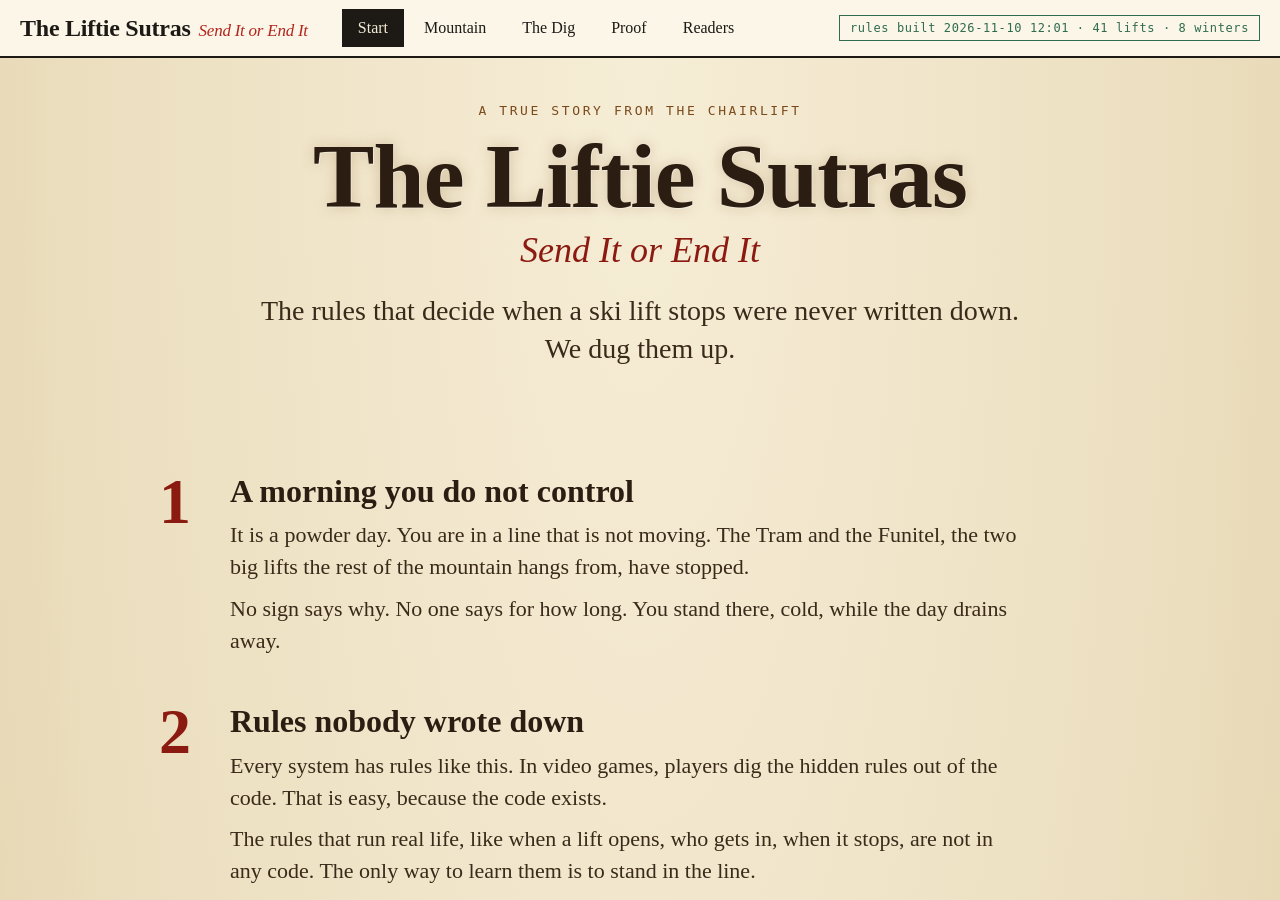
<file: docs/app/index.html>
<!doctype html>
<html lang="en"><head><meta charset="utf-8"><meta name="viewport" content="width=device-width,initial-scale=1">
<title>The Liftie Sutras: Send It or End It</title><link rel="stylesheet" href="app.css?v=20261107ze"></head>
<body>
<header>
  <div class="brand">The Liftie Sutras<i>Send It or End It</i></div>
  <nav id="nav"><button data-v="home" class="on">Start</button><button data-v="mountain">Mountain</button><button data-v="dig">The Dig</button><button data-v="proof">Proof</button><button data-v="readers">Readers</button></nav>
  <div class="grow"></div><div class="pill ok" id="pill"></div>
</header>
<main>
  <div class="view on" id="v-home"><div class="page home">
  <section class="hero2">
    <div class="eyebrow2">A true story from the chairlift</div>
    <h1>The Liftie Sutras</h1><div class="sub2">Send It or End It</div>
    <p class="big">The rules that decide when a ski lift stops were never written down. We dug them up.</p>
  </section>
  <section class="story">
    <div class="beat"><div class="n">1</div><div><h2>A morning you do not control</h2><p>It is a powder day. You are in a line that is not moving. The Tram and the Funitel, the two big lifts the rest of the mountain hangs from, have stopped.</p><p>No sign says why. No one says for how long. You stand there, cold, while the day drains away.</p></div></div>
    <div class="beat"><div class="n">2</div><div><h2>Rules nobody wrote down</h2><p>Every system has rules like this. In video games, players dig the hidden rules out of the code. That is easy, because the code exists.</p><p>The rules that run real life, like when a lift opens, who gets in, when it stops, are not in any code. The only way to learn them is to stand in the line.</p></div></div>
    <div class="beat"><div class="n">3</div><div><h2>So we dug</h2><p>The operators leave traces every morning. They post it: <i>“The Funitel is on wind hold.”</i> We treated those posts like old tablets, and the weather like a carbon date.</p>
    <div class="dig3"><div><b id="h_posts">7,044</b><span>posts from the operators across <b id="h_wint">8</b> winters</span></div><div><b>3</b><span>readers: our parser and two AI models, blind to each other, <span id="h_read">read the posts</span></span></div><div><b>1</b><span>winter hidden at a time, to see if the rules could predict it</span></div></div></div></div>
  </section>
  <section class="tome">
    <div class="tomehead">What came out of the ground</div>
    <div class="book"><div class="spine"></div>
      <div class="leaf l">
        <div class="verse"><div class="rn">I</div><p class="v" id="s1">When the gusts reach sixty, the wind holds begin.</p><p class="g" id="g1"></p></div>
        <div class="verse"><div class="rn">II</div><p class="v">When the gateways close, the high lifts follow.</p><p class="g" id="g2">Everything on the upper mountain hangs from the Tram and the Funitel.</p></div>
      </div>
      <div class="leaf r">
        <div class="verse"><div class="rn">III</div><p class="v">The low lifts keep spinning while the high ones sleep.</p><p class="g" id="g3">KT-22, Exhibition, Red Dog and Resort Chair usually run.</p></div>
        <div class="verse"><div class="rn">IV</div><p class="v">When snow and avalanche danger build, the dawn comes late.</p><p class="g" id="g4"></p></div>
        <div class="seal">SEND IT<br>OR<br>END IT</div>
      </div>
    </div>
    <p class="proofline">Sutra I was tested on winters it never saw; the others are counts over all eight winters. People guess lifts stop around 25 mph. The data says about <b id="h_line">60</b> mph for the day's strongest gust, and about <b id="h_line_am">50</b> mph if all you know is the wind by 9am.</p>
    <div class="cta"><button class="go" data-goto="mountain">Open the book</button><button class="go alt" data-goto="proof">See the proof</button></div>
  </section>
</div></div>
<div class="view" id="v-mountain">
    <div class="col" id="left"></div>
    <div class="col" id="center"></div>
    <div class="col" id="right"></div>
  </div>
  <div class="view" id="v-dig"><div class="page"><h2>Eight winters, eight layers</h2>
    <p class="lede">The operators never wrote the rules down, but every morning they left traces. Each layer is a winter. The number on a layer is how well the book called that winter's wind-hold days when it was hidden, from 0 to 1. Click a layer to read what was found in it.</p>
    <div class="dig"><div><div class="layers" id="layers"></div><div class="legend" id="legend"></div></div><div class="find" id="find"></div></div><div class="drift" id="drift"></div></div></div>
  <div class="view" id="v-proof"><div class="page"><h2>Hide a winter. Call it.</h2>
    <p class="lede">For each winter, the rules were rebuilt from the other seven and then asked to call the hidden one. The first chart is the main finding; its line reads each day's peak gust over the whole day, which includes hours after a hold begins, so it shows how well the rule describes a hidden winter, not a call made at 9am (using only the gust known by 9am scores a little lower: docs/RESULTS.md). The lift-level numbers below it come from the repository's own results (scripts/baselines.py), counted on expected lift-days: lifts on the morning schedule, plus lifts that normally run on a whole-mountain closure day. Winter 2020-21 ran under COVID operating rules and is left out of those counts.</p>
    <div id="linestrip" style="max-width:1000px;margin-bottom:10px"></div><div id="proofnums"></div><div id="proof" style="max-width:1000px"></div><div class="cap" id="proofcap"></div></div></div>
  <div class="view" id="v-readers"><div class="page"><h2>Nobody graded their own homework</h2>
    <p class="lede">Our parser read every post. Two independent AI readers, Subquadratic (all 7,044 posts) and Meta Muse (7,040; four calls failed), read them blind. Posts where both readers agreed with each other and the parser differed were pulled for review. On 2026-11-07 five models (Claude Opus, Sonnet and Haiku, Meta Muse and Subquadratic) also graded the parser's events by hand on two sets of 120 posts nobody had seen: the five-model majority called 88% and 85% of posts fully right. After more fixes, a frozen sample of 320 posts nobody had seen was graded once by three Claude models: 87.5% were read fully right (95% interval 83 to 91), and 32 of the 35 closure posts. The models agree with each other more than they prove the truth, so a human check of the closure and disputed posts comes next.</p>
    <div class="three" id="three"></div><div class="pairs" id="pairs"></div><div id="dis"></div></div></div>
</main>
<script src="data.js?v=20261107ze"></script><script src="model.js?v=20261110c"></script><script src="app.js?v=20261107zd"></script><script src="tour.js?v=20261107zd"></script>
</body></html>
</file>
<file: docs/app/app.css>
:root{--paper:#f3ead6;--paper2:#eadfc4;--card:#fbf6e8;--ink:#1d1a16;--ink2:#4a4338;--pencil:#8a8272;--hold:#b3261e;--spin:#2f6b4f;--amber:#c98a12;--line:#cdbf9e;
--serif:"Iowan Old Style","Palatino Linotype",Palatino,Georgia,serif;--mono:ui-monospace,"SF Mono",Menlo,Consolas,monospace}
*{box-sizing:border-box}
html,body{height:100%;margin:0}
body{background:var(--paper);color:var(--ink);font-family:var(--serif);font-size:17px;line-height:1.35;overflow:hidden;display:flex;flex-direction:column}
button,select,input{font:inherit;color:inherit}
header{display:flex;align-items:center;gap:22px;padding:0 20px;height:58px;border-bottom:2px solid var(--ink);background:var(--card);flex:none}
.brand{font-size:24px;font-weight:700;letter-spacing:-.01em;white-space:nowrap}
.brand i{font-weight:400;color:var(--hold);font-size:17px;margin-left:8px}
nav{display:flex;gap:4px;margin-left:12px}
nav button{border:2px solid transparent;background:none;padding:6px 14px;cursor:pointer;font-size:16px}
nav button.on{border-color:var(--ink);background:var(--ink);color:var(--paper)}
.grow{flex:1}
.pill{font-family:var(--mono);font-size:12px;letter-spacing:.05em;padding:4px 10px;border:1.5px solid var(--amber);color:var(--amber)}
.pill.ok{border-color:var(--spin);color:var(--spin)}
main{flex:1;min-height:0;position:relative}
.view{position:absolute;inset:0;display:none}
.view.on{display:grid}
#v-mountain{grid-template-columns:310px 1fr 390px}
.col{overflow:auto;padding:18px 20px;border-right:2px solid var(--ink)}
.col:last-child{border-right:none}
h3{margin:0 0 10px;font-size:13px;font-family:var(--mono);letter-spacing:.12em;text-transform:uppercase;color:var(--ink2);font-weight:400}
.seg{display:grid;grid-template-columns:1fr 1fr;border:2px solid var(--ink);margin-bottom:16px}
.seg button{border:none;background:none;padding:9px 6px;cursor:pointer;font-size:16px}
.seg button.on{background:var(--ink);color:var(--paper)}
.ctl{margin-bottom:14px}
.ctl label{display:flex;justify-content:space-between;font-size:15px;margin-bottom:2px}
.ctl label b{font-family:var(--mono);font-size:16px}
input[type=range]{width:100%;accent-color:var(--hold)}
.presets{display:flex;flex-wrap:wrap;gap:6px;margin:6px 0 18px}
.chip2{font-size:14px;padding:5px 10px;border:1.5px solid var(--ink);background:none;cursor:pointer}
.chip2:hover{background:var(--paper2)}
select{width:100%;padding:8px;border:2px solid var(--ink);background:var(--card);margin-bottom:10px}
.nav2{display:flex;gap:8px;margin-bottom:12px}
.nav2 button{flex:1;padding:8px;border:2px solid var(--ink);background:none;cursor:pointer}
.note{font-size:14px;color:var(--ink2);border-left:4px solid var(--amber);padding-left:10px;margin-top:10px}
.readout{font-family:var(--mono);font-size:14px;line-height:1.8;border-top:1px dotted var(--line);margin-top:10px;padding-top:8px}
.banner{border:2px solid var(--ink);background:var(--card);padding:12px 16px;margin-bottom:16px;font-size:18px;min-height:56px}
.banner b{font-family:var(--mono)}
.tier{margin-bottom:16px}
.tiles{display:grid;grid-template-columns:repeat(auto-fill,minmax(150px,1fr));gap:8px}
.tile{border:2px solid var(--line);background:var(--card);padding:8px 10px 10px;position:relative;transition:border-color .2s}
.tile.fired{border-color:var(--ink)}
.tile .n{font-size:15px;white-space:nowrap;overflow:hidden;text-overflow:ellipsis}
.tile .p{font-size:26px;font-weight:700;font-family:var(--mono);line-height:1.15}
.tile .bar{height:7px;background:var(--paper2);margin-top:3px}
.tile .bar i{display:block;height:100%;background:var(--hold);transition:width .25s}
.tile .a{font-family:var(--mono);font-size:13px;color:var(--ink2);margin-top:5px;min-height:16px}
.tile.na{opacity:.62}
.tile.held{background:#f4dcd8}
.tile.ran{background:#dcebe2}
.tile .m{position:absolute;top:6px;right:8px;font-family:var(--mono);font-size:14px}
.tile.gate{border-width:3px}
.sut{border:2px solid var(--ink);background:var(--card);padding:12px 14px;margin-bottom:10px}
.sut .h{display:flex;justify-content:space-between;align-items:baseline;font-weight:700}
.sut .h span{font-family:var(--mono);color:var(--hold);font-size:22px}
.sut p{margin:4px 0 6px;font-size:16px}
.ink{border-left:4px solid var(--ink);padding-left:9px;font-size:15px;margin:4px 0}
.pencil{border-left:4px dashed var(--pencil);padding-left:9px;font-size:15px;color:#625a4b;margin:4px 0}
.empty{font-style:italic;color:var(--ink2);border:2px dashed var(--pencil);padding:14px;font-size:18px}
.torn{background:var(--card);padding:16px 16px 30px;font-size:16px;border:2px solid var(--ink);border-bottom:none;margin-bottom:10px;
 clip-path:polygon(0 0,100% 0,100% 86%,95% 92%,90% 85%,84% 93%,78% 86%,72% 94%,66% 86%,60% 93%,54% 86%,47% 94%,41% 86%,35% 93%,29% 86%,22% 94%,16% 86%,9% 93%,4% 86%,0 92%)}
.torn b{color:var(--hold)}
.posts .p{display:grid;grid-template-columns:50px 1fr;gap:8px;font-size:14px;padding:5px 0;border-bottom:1px dotted var(--line)}
.posts .t{font-family:var(--mono);color:var(--ink2);font-size:12px}
/* story tabs */
.page{overflow:auto;padding:28px 40px;width:100%}
.page h2{font-size:34px;margin:0 0 6px}
.page .lede{font-size:20px;color:var(--ink2);max-width:760px;margin:0 0 18px}
.dig{display:grid;grid-template-columns:1fr 1fr;gap:36px;max-width:1100px}
.layers{display:flex;flex-direction:column;gap:4px}
.layer{display:grid;grid-template-columns:90px 1fr 50px;align-items:center;gap:10px;cursor:pointer;padding:3px 6px;border:2px solid transparent}
.layer:hover{background:var(--paper2)} .layer.sel{border-color:var(--ink);background:var(--paper2)}
.layer .name,.layer .sc{font-family:var(--mono);font-size:14px}.layer .sc{text-align:right}
.band{height:26px;border:1.5px solid var(--ink)}
.band.nino{background:repeating-linear-gradient(135deg,#d9a064 0 6px,#e5b47c 6px 12px)}
.band.nina{background:repeating-linear-gradient(135deg,#8fa7b5 0 6px,#a3b9c6 6px 12px)}
.band.neutral{background:repeating-linear-gradient(135deg,#bdb59f 0 6px,#cbc3ae 6px 12px)}
.rename{font-size:14px;font-style:italic;color:var(--ink2);border-top:2px dashed var(--hold);border-bottom:2px dashed var(--hold);padding:6px;margin:5px 0;text-align:center}
.find{border:2px solid var(--ink);background:var(--card);padding:22px 24px;align-self:start}
.find .tag{font-family:var(--mono);font-size:12px;letter-spacing:.1em;text-transform:uppercase;color:var(--ink2)}
.find blockquote{margin:12px 0;font-size:21px;font-style:italic;border-left:4px solid var(--hold);padding-left:14px}
.find dl{display:grid;grid-template-columns:auto 1fr;gap:5px 16px;margin:12px 0 0;font-size:16px}
.find dt{font-family:var(--mono);font-size:12px;color:var(--ink2)}.find dd{margin:0}
.big3{display:flex;gap:44px;margin:20px 0;flex-wrap:wrap}
.big3 div{font-size:17px}.big3 b{display:block;font-family:var(--mono);font-size:42px;line-height:1.1}
.three{display:grid;grid-template-columns:1.2fr 1fr 1fr 1fr;border:2px solid var(--ink);background:var(--card);max-width:1000px}
.three>div{padding:16px 18px;border-right:2px solid var(--ink)}.three>div:last-child{border-right:none}
.three .who{font-family:var(--mono);font-size:12px;letter-spacing:.1em;text-transform:uppercase;color:var(--ink2);margin-bottom:6px}
.three .v{font-size:28px;font-weight:700;color:var(--hold)}.three .c{font-family:var(--mono);font-size:13px;color:var(--ink2)}
.pairs{display:flex;gap:30px;margin-top:16px;flex-wrap:wrap}.pairs b{font-family:var(--mono);font-size:24px;display:block}
.cap{font-size:15px;color:var(--ink2);max-width:820px;margin-top:8px}

.legend2{font-size:14px;color:var(--ink2);margin-top:8px;line-height:1.4}
.legend{display:flex;gap:16px;margin-top:12px;font-family:var(--mono);font-size:12px;color:var(--ink2);flex-wrap:wrap}
.legend i{display:inline-block;width:22px;height:12px;border:1.5px solid var(--ink);vertical-align:middle;margin-right:6px}
.drift{max-width:1100px;margin-top:26px}.drift .two{display:grid;grid-template-columns:1fr 1fr;gap:20px}
.drift .two>div{border:2px solid var(--ink);background:var(--card);padding:14px 18px}.drift p{font-size:18px;font-style:italic;margin:8px 0 0}
.drift .tag{font-family:var(--mono);font-size:12px;letter-spacing:.1em;text-transform:uppercase;color:var(--ink2)}
mark{background:#f0c9c4;color:var(--hold);padding:0 2px}
.pcols{display:grid;grid-template-columns:1.15fr 1fr 1fr;gap:18px;max-width:1000px;margin:14px 0 22px}
.pc{border:2px solid var(--line);background:var(--card);padding:14px 16px}.pc.hi{border-color:var(--ink);border-width:3px}
.pc .pn{font-family:var(--mono);font-size:13px;color:var(--ink2);margin-bottom:8px;min-height:34px}
.pc .pm{font-size:15px;color:var(--ink2);margin-bottom:6px}.pc .pm b{display:block;font-family:var(--mono);font-size:30px;color:var(--ink);line-height:1.1}
.exs{display:grid;grid-template-columns:repeat(3,1fr);gap:16px;max-width:1100px;margin:6px 0 12px}
.ex{border:2px solid var(--ink);background:var(--card);padding:14px 16px}.ex p{font-size:16px;font-style:italic;margin:6px 0 8px}
.ex .tag{font-family:var(--mono);font-size:12px;letter-spacing:.08em;text-transform:uppercase;color:var(--ink2)}.ex .c{font-family:var(--mono);font-size:13px;color:var(--ink2)}

.badge{display:inline-block;font-family:var(--mono);font-size:12px;letter-spacing:.06em;border:2px solid var(--amber);color:#8a5a00;background:#fbefd2;padding:3px 8px;margin-bottom:8px}
.chip2.sel{background:var(--ink);color:var(--paper)}
.archnote{font-size:14px;color:var(--ink2);border-left:4px solid var(--amber);padding-left:10px;margin:2px 0 14px;line-height:1.4}
.archnote div+div{margin-top:4px}

/* ---------------- landing: the weathered tome ---------------- */
#v-home{display:none}#v-home.on{display:block;overflow:auto}
.home{background:radial-gradient(ellipse at 50% 0,#f6edd6 0,#ecdfc0 60%,#e0cfa6 100%);padding:0 0 80px;max-width:none}
.home section{max-width:1080px;margin:0 auto;padding:56px 40px 20px}
.hero2{text-align:center;padding-top:44px!important}
.eyebrow2{font-family:var(--mono);font-size:13px;letter-spacing:.2em;text-transform:uppercase;color:#7a4a1a}
.home h1{font-size:92px;line-height:1;margin:10px 0 4px;color:#2b1d12;letter-spacing:-.01em;text-shadow:1px 1px 0 rgba(255,255,255,.4),0 0 14px rgba(120,70,20,.25)}
.sub2{font-size:36px;font-style:italic;color:#8b1a10;margin-bottom:18px}
.big{font-size:28px;line-height:1.35;max-width:760px;margin:0 auto 26px;color:#3a2a1a}
.photo2{margin:0 auto;max-width:760px;border:10px solid #fbf6e8;box-shadow:0 10px 30px rgba(60,35,10,.35),0 0 0 2px #2b1d12;transform:rotate(-.6deg);background:#fbf6e8}
.photo2 img{display:block;width:100%;height:auto;filter:sepia(.25) contrast(1.02)}
.photo2 figcaption{font-family:var(--mono);font-size:12px;color:#5a4a36;padding:8px 6px 2px;text-align:left}
.story .beat{display:grid;grid-template-columns:70px 1fr;gap:20px;margin-bottom:34px;align-items:start}
.story .n{font-family:var(--serif);font-size:64px;line-height:1;color:#8b1a10;font-weight:700;text-align:center}
.story h2{font-size:32px;margin:0 0 6px;color:#2b1d12}
.story p{font-size:22px;line-height:1.45;margin:0 0 10px;color:#3a2a1a;max-width:800px}
.dig3{display:grid;grid-template-columns:repeat(3,1fr);gap:16px;margin-top:14px;max-width:860px}
.dig3>div{border:2px solid #2b1d12;background:#fbf6e8;padding:14px 16px}
.dig3 b{display:block;font-family:var(--mono);font-size:40px;line-height:1.05;color:#8b1a10}
.dig3 span{font-size:16px;color:#4a3a28;line-height:1.3;display:block;margin-top:4px}
.tome{text-align:center}
.tomehead{font-family:var(--mono);font-size:13px;letter-spacing:.22em;text-transform:uppercase;color:#7a4a1a;margin-bottom:16px}
.book{position:relative;display:grid;grid-template-columns:1fr 1fr;max-width:1000px;margin:0 auto;border-radius:6px;
  background:#5a3a1e;padding:16px;box-shadow:0 24px 50px rgba(40,20,5,.55),inset 0 0 0 3px #3b2412,inset 0 0 40px rgba(0,0,0,.45)}
.leaf{position:relative;padding:38px 38px 42px;text-align:left;min-height:520px;color:#2b1d12;
  background:
   radial-gradient(circle at 18% 22%,rgba(150,95,30,.22) 0,transparent 38%),
   radial-gradient(circle at 82% 78%,rgba(120,70,20,.26) 0,transparent 42%),
   radial-gradient(circle at 60% 10%,rgba(160,110,40,.14) 0,transparent 30%),
   url("data:image/svg+xml;utf8,<svg xmlns='http://www.w3.org/2000/svg' width='220' height='220'><filter id='n'><feTurbulence type='fractalNoise' baseFrequency='.9' numOctaves='3' seed='4'/><feColorMatrix values='0 0 0 0 .35  0 0 0 0 .25  0 0 0 0 .12  0 0 0 .22 0'/></filter><rect width='220' height='220' filter='url(%23n)'/></svg>"),
   linear-gradient(#efe2c2,#e6d5aa);
  box-shadow:inset 0 0 60px rgba(110,65,20,.45),inset 0 0 8px rgba(60,30,5,.5)}
.leaf.l{border-radius:4px 0 0 4px;box-shadow:inset -26px 0 30px -18px rgba(40,20,5,.55),inset 0 0 60px rgba(110,65,20,.45)}
.leaf.r{border-radius:0 4px 4px 0;box-shadow:inset 26px 0 30px -18px rgba(40,20,5,.55),inset 0 0 60px rgba(110,65,20,.45)}
.spine{position:absolute;left:50%;top:0;bottom:0;width:2px;background:rgba(30,15,5,.55);z-index:2}
.verse{margin-bottom:34px;position:relative;padding-left:62px}
.rn{position:absolute;left:0;top:-6px;font-size:44px;font-weight:700;color:#8b1a10;font-family:var(--serif);width:52px;text-align:center;text-shadow:0 0 3px rgba(139,26,16,.35)}
.verse .v{font-size:28px;line-height:1.25;margin:0 0 8px;font-style:italic;letter-spacing:.01em;text-shadow:0 0 1px rgba(43,29,18,.5)}
.verse .g{font-size:16px;line-height:1.35;color:#5a4730;margin:0;border-top:1px dashed rgba(90,60,25,.5);padding-top:6px}
.verse.torn2{background:rgba(251,246,232,.55);padding-top:14px;padding-bottom:30px;margin-right:-10px;
  clip-path:polygon(0 0,100% 0,100% 82%,95% 90%,90% 80%,84% 92%,78% 82%,72% 93%,66% 83%,60% 92%,54% 82%,47% 93%,41% 83%,35% 92%,29% 82%,22% 93%,16% 83%,9% 92%,4% 82%,0 90%);border-left:2px solid rgba(43,29,18,.4)}
.verse.torn2 .rn{left:6px;top:8px}
.seal{position:absolute;right:30px;bottom:24px;width:96px;height:96px;border-radius:50%;background:radial-gradient(circle at 35% 30%,#c8372b,#8b1a10 65%,#5e0f08);color:#f6d8cf;display:flex;align-items:center;justify-content:center;text-align:center;
  font-family:var(--mono);font-size:11px;line-height:1.25;letter-spacing:.08em;transform:rotate(-12deg);box-shadow:0 3px 6px rgba(0,0,0,.45),inset 0 0 0 3px rgba(255,255,255,.12),inset 0 0 14px rgba(0,0,0,.45)}
.proofline{font-size:24px;max-width:820px;margin:34px auto 22px;color:#3a2a1a}
.proofline b{color:#8b1a10;font-family:var(--mono);font-size:30px}
.cta{display:flex;gap:16px;justify-content:center;flex-wrap:wrap}
.go{font:inherit;font-size:22px;padding:14px 30px;border:3px solid #2b1d12;background:#2b1d12;color:#f3ead6;cursor:pointer;letter-spacing:.02em}
.go.alt{background:transparent;color:#2b1d12}.go:hover{background:#8b1a10;border-color:#8b1a10;color:#fff}

.dig3 span b{display:inline;font-size:inherit;color:inherit;font-family:inherit;line-height:inherit}
</file>
